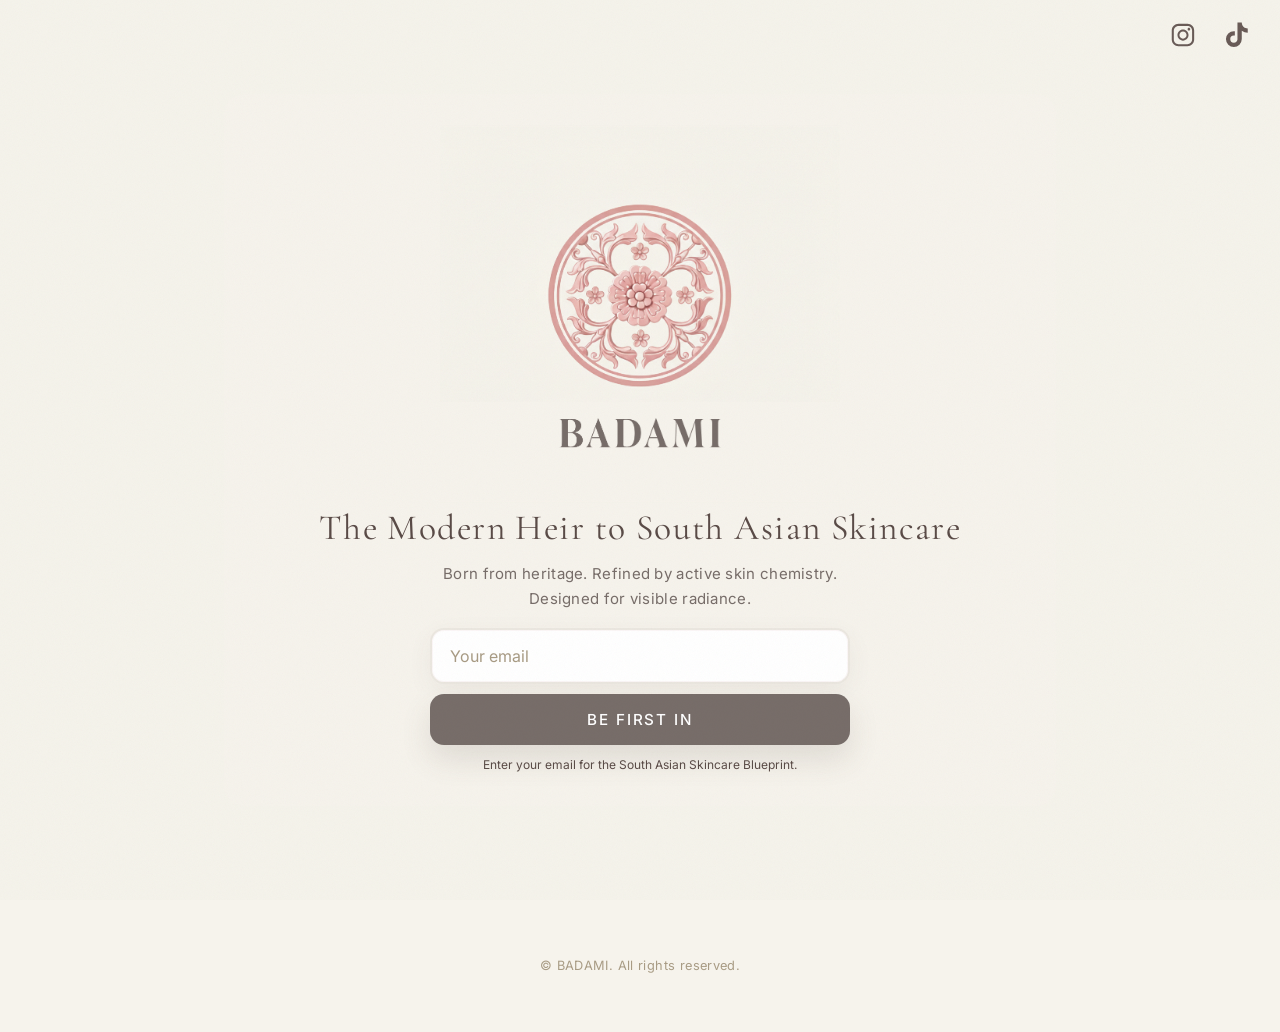
<file: index.html>
<!DOCTYPE html>
<html lang="en">
<head>
  <meta charset="UTF-8">
  <meta name="viewport" content="width=device-width, initial-scale=1.0">
  <title>Badami — Coming Soon</title>
  <link rel="preconnect" href="https://fonts.googleapis.com">
  <link rel="preconnect" href="https://fonts.gstatic.com" crossorigin>
  <link href="https://fonts.googleapis.com/css2?family=Cormorant+Garamond:ital,wght@0,400;0,500;0,600&family=Inter:wght@400;500&display=swap" rel="stylesheet">
  <link href="//fastly-cloud.typenetwork.com/projects/9176/fontface.css?6a2603cf" rel="stylesheet" type="text/css">
  <link rel="stylesheet" href="style.css">
</head>
<body>
  <nav class="menu-bar" aria-label="Social links">
    <ul class="menu-bar__list">
      <li>
        <a class="menu-bar__link" href="https://www.instagram.com/badami.skin" target="_blank" rel="noopener noreferrer" aria-label="Instagram">
          <svg class="menu-bar__icon" width="30" height="30" viewBox="0 0 32 32" fill="currentColor" aria-hidden="true" focusable="false">
            <path d="M22.3,8.4c-0.8,0-1.4,0.6-1.4,1.4c0,0.8,0.6,1.4,1.4,1.4c0.8,0,1.4-0.6,1.4-1.4C23.7,9,23.1,8.4,22.3,8.4z"/>
            <path d="M16,10.2c-3.3,0-5.9,2.7-5.9,5.9s2.7,5.9,5.9,5.9s5.9-2.7,5.9-5.9S19.3,10.2,16,10.2z M16,19.9c-2.1,0-3.8-1.7-3.8-3.8c0-2.1,1.7-3.8,3.8-3.8c2.1,0,3.8,1.7,3.8,3.8C19.8,18.2,18.1,19.9,16,19.9z"/>
            <path d="M20.8,4h-9.5C7.2,4,4,7.2,4,11.2v9.5c0,4,3.2,7.2,7.2,7.2h9.5c4,0,7.2-3.2,7.2-7.2v-9.5C28,7.2,24.8,4,20.8,4z M25.7,20.8c0,2.7-2.2,5-5,5h-9.5c-2.7,0-5-2.2-5-5v-9.5c0-2.7,2.2-5,5-5h9.5c2.7,0,5,2.2,5,5V20.8z"/>
          </svg>
        </a>
      </li>
      <li>
        <a class="menu-bar__link" href="https://www.tiktok.com/@badami.skin" target="_blank" rel="noopener noreferrer" aria-label="TikTok">
          <svg class="menu-bar__icon" width="30" height="30" viewBox="0 0 24 24" aria-hidden="true" focusable="false">
            <path fill="currentColor" d="M19.59 6.69a4.83 4.83 0 0 1-3.77-4.25V2h-3.45v13.67a2.89 2.89 0 0 1-2.88 2.5 2.89 2.89 0 0 1-2.89-2.89 2.89 2.89 0 0 1 2.89-2.89c.28 0 .54.04.79.1v-3.5a6.37 6.37 0 0 0-.79-.05 6.34 6.34 0 0 0-6.34 6.34 6.34 6.34 0 0 0 6.34 6.34 6.34 6.34 0 0 0 6.33-6.34V8.69a8.18 8.18 0 0 0 4.77 1.52V6.76a4.85 4.85 0 0 1-1-.1z"/>
          </svg>
        </a>
      </li>
    </ul>
  </nav>

  <!-- Hero Section -->
  <header class="hero">
    <div class="hero-bg" aria-hidden="true">
      <video
        class="hero-bg__video"
        src="assets/background-video.mp4"
        autoplay
        muted
        loop
        playsinline
        preload="metadata"
      ></video>
      <div class="hero-bg__overlay"></div>
    </div>
    <div class="hero-content">
      <img src="assets/logo.png" alt="Badami" class="logo">
      <h1 class="headline">The Modern Heir to South Asian Skincare</h1>
      <p class="subheadline">Born from heritage. Refined by active skin chemistry. Designed for visible radiance.</p>
      <form
        class="email-form"
        action="https://badamiskin.us20.list-manage.com/subscribe/post"
        method="post"
        target="_self"
        aria-label="Email signup"
      >
        <input type="hidden" name="u" value="b8392bd964521f44e2727e911">
        <input type="hidden" name="id" value="1f4ef8c829">
        <input type="hidden" name="f_id" value="00927feaf0">
        <input
          type="email"
          name="EMAIL"
          placeholder="Your email"
          autocomplete="email"
          required
          aria-label="Email address"
        >
        <div class="email-form-honeypot" aria-hidden="true">
          <input type="text" name="b_b8392bd964521f44e2727e911_1f4ef8c829" tabindex="-1" value="">
        </div>
        <button type="submit" name="subscribe" value="Subscribe">Be First In</button>
        <p class="form-status" id="hero-form-status" role="status" aria-live="polite"></p>
      </form>
      <p class="cta-note">Enter your email for the South Asian Skincare Blueprint.</p>
    </div>
  </header>

  <footer class="footer">
    <p class="copyright">© BADAMI. All rights reserved.</p>
  </footer>
  <script src="mailchimp-form.js" defer></script>
</body>
</html>
</file>
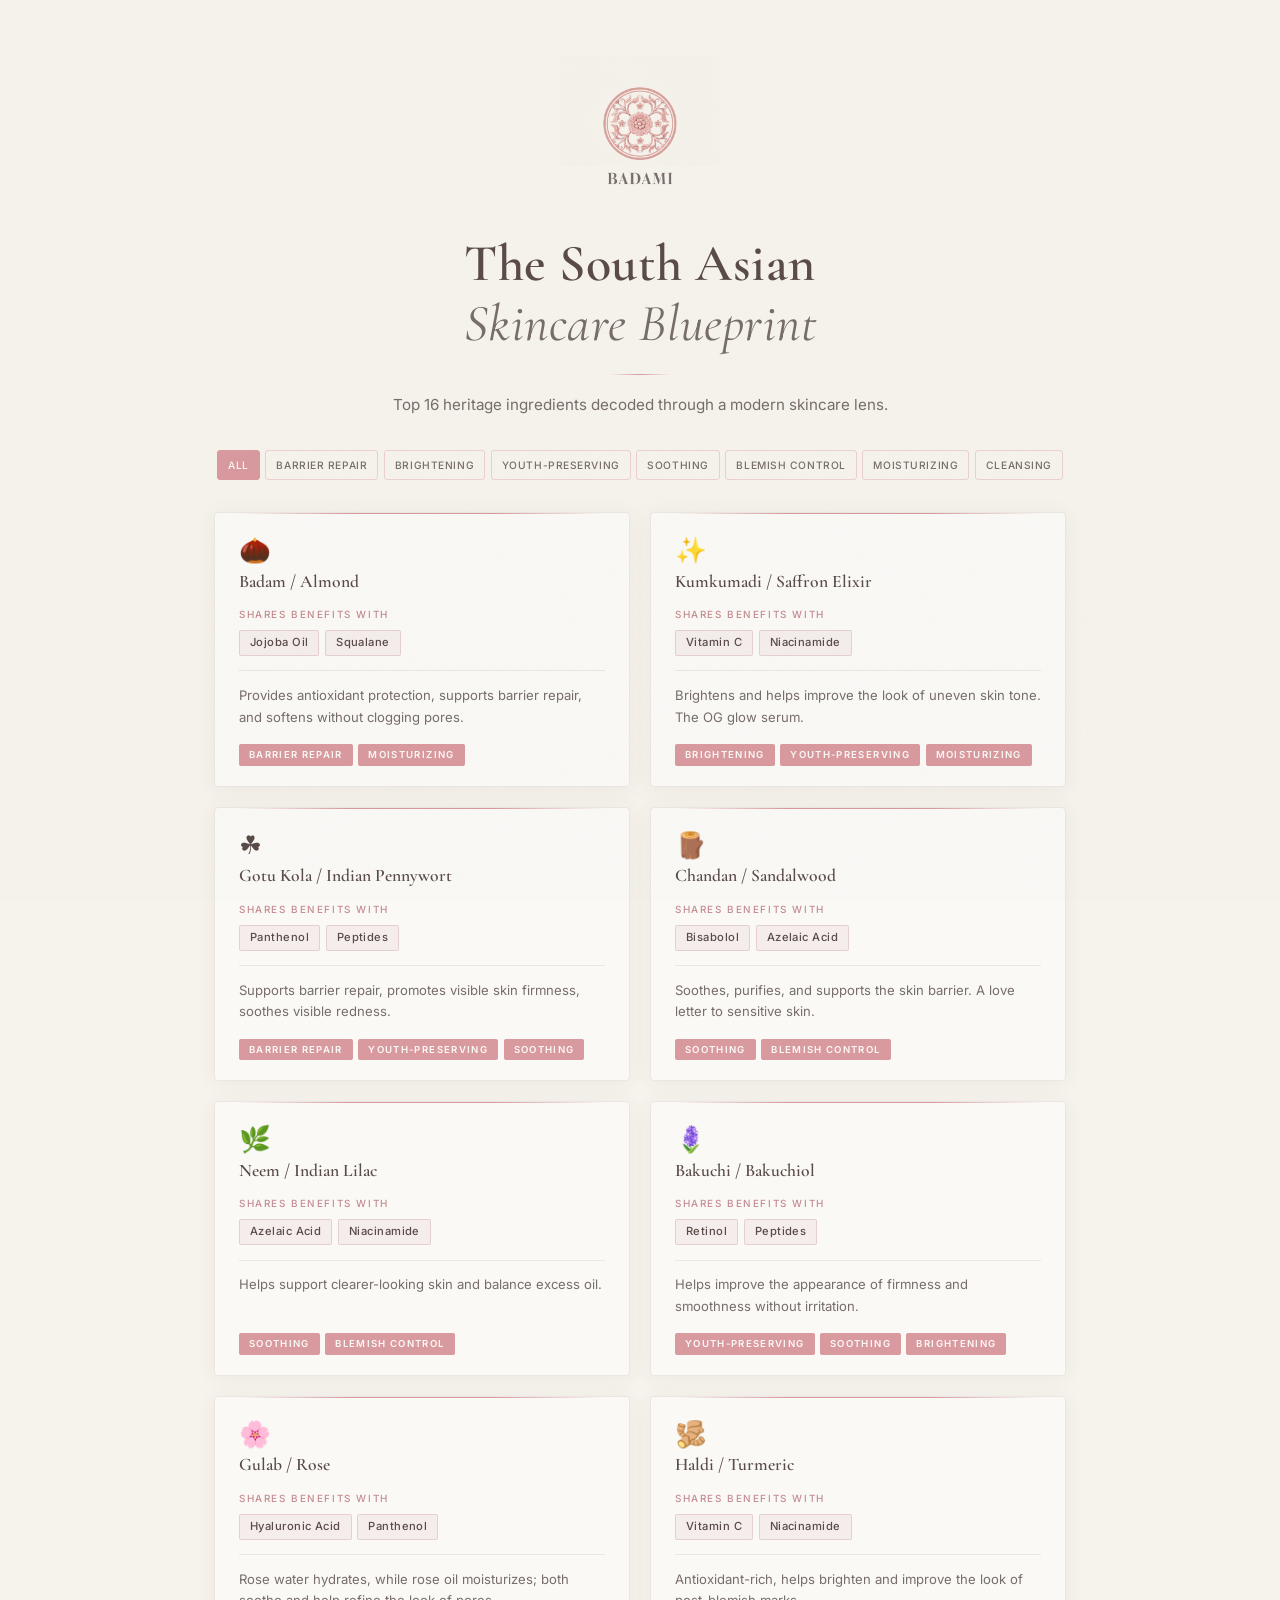
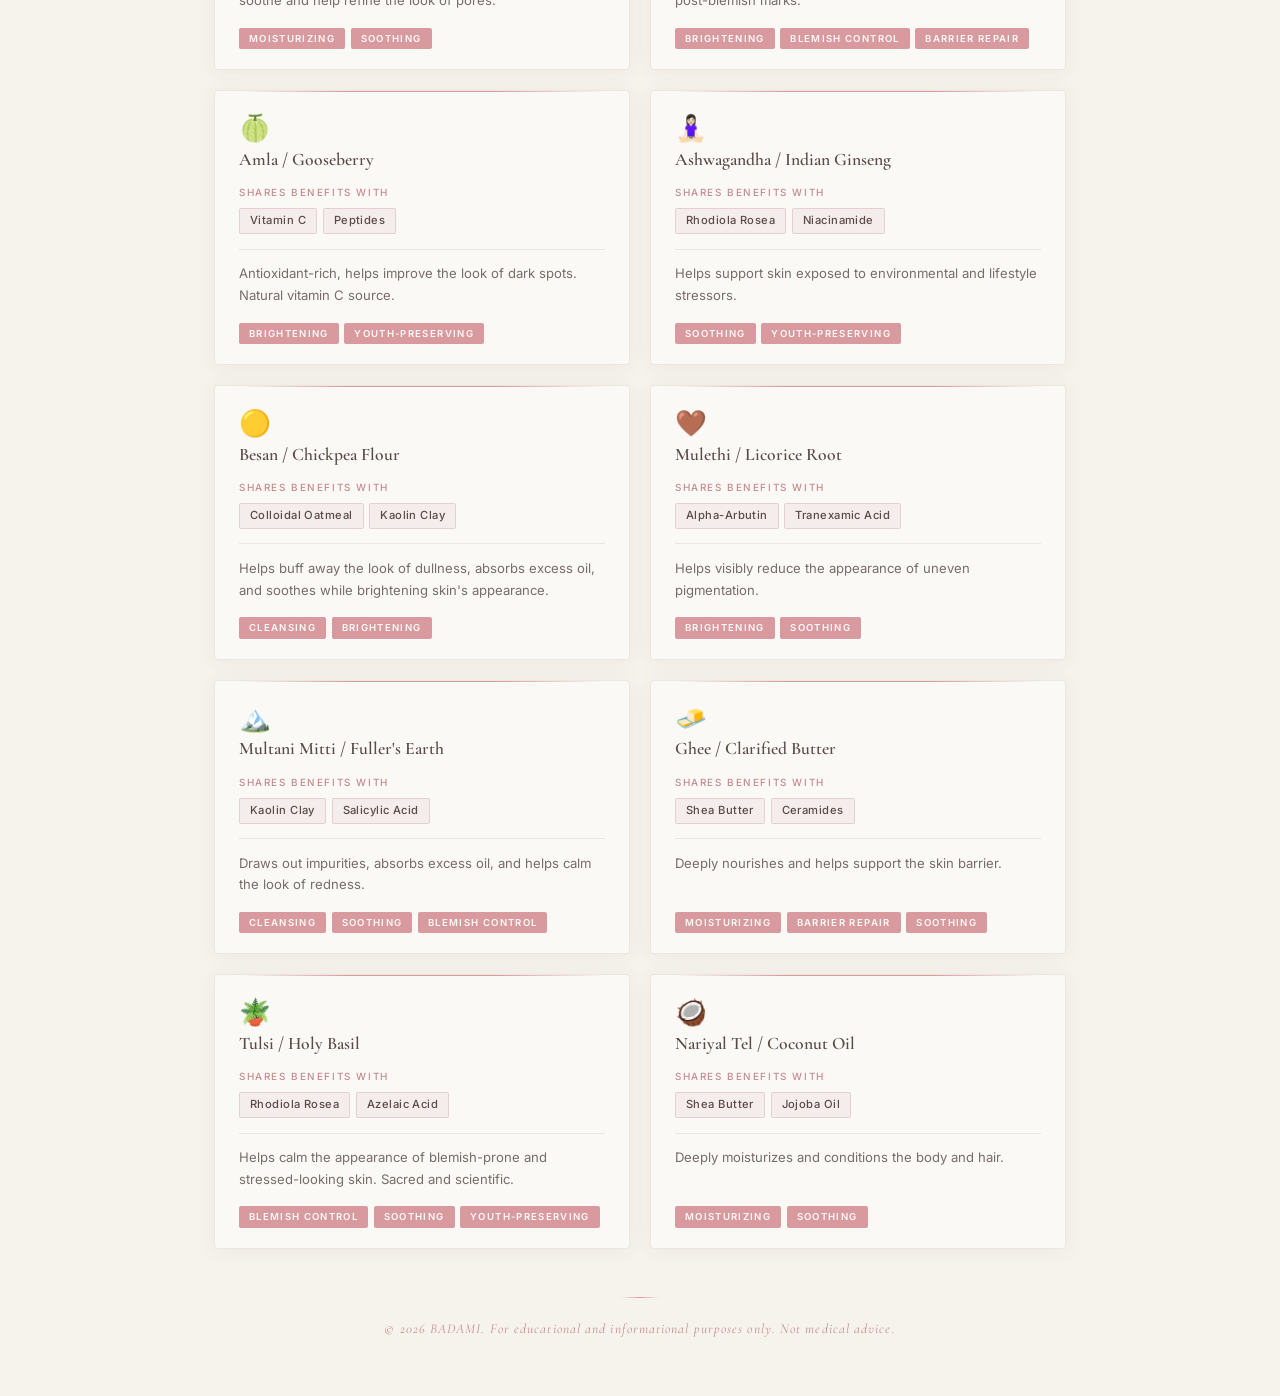
<file: blueprint-access.html>
<!DOCTYPE html>
<html lang="en">
<head>
  <meta charset="UTF-8">
  <meta name="viewport" content="width=device-width, initial-scale=1.0">
  <meta name="robots" content="noindex, nofollow">
  <title>The South Asian Skincare Blueprint — Badami</title>
  <link rel="preconnect" href="https://fonts.googleapis.com">
  <link rel="preconnect" href="https://fonts.gstatic.com" crossorigin>
  <link href="https://fonts.googleapis.com/css2?family=Cormorant+Garamond:ital,wght@0,400;0,600;1,400;1,600&family=Inter:wght@400;500&display=swap" rel="stylesheet">
  <link href="//fastly-cloud.typenetwork.com/projects/9176/fontface.css?6a2603cf" rel="stylesheet" type="text/css">
  <link rel="stylesheet" href="blueprint-access.css">
</head>
<body class="bp-page">

  <div class="bp-container">

    <header class="bp-header">
      <img src="assets/logo.png" alt="Badami" class="bp-logo">
      <h1 class="bp-title">
        The South Asian<br>
        <em class="bp-title-em">Skincare Blueprint</em>
      </h1>
      <div class="bp-header-divider" aria-hidden="true"></div>
      <p class="bp-subtitle">Top 16 heritage ingredients decoded through a modern skincare lens.</p>
    </header>

    <nav class="bp-filters" aria-label="Filter ingredients by category">
      <div class="bp-filters-scroll" role="group" aria-label="Category filters">
        <!-- Populated by blueprint-access.js -->
      </div>
    </nav>

    <div class="bp-grid" id="bp-grid" role="list" aria-label="Ingredient cards">
      <!-- Populated by blueprint-access.js -->
    </div>

  </div>

  <footer class="bp-footer">
    <div class="bp-footer-divider" aria-hidden="true"></div>
    <p class="bp-footer-copy">© 2026 BADAMI. For educational and informational purposes only. Not medical advice.</p>
  </footer>

  <script src="blueprint-access.js" defer></script>
</body>
</html>
</file>
<file: style.css>
/* ============================================
   Badami — Coming Soon Landing Page (V3)
   Color palette: cream, soft beige, muted brown, rose accents
   ============================================ */

:root {
  --cream: #FAF9F6;
  --cream-warm: #f6f3ec;
  --beige: #EBE7E0;
  --brown: #776D69;
  --dark-truffle: #5A4B47;
  --rose: #D99A9F;
  --rose-muted: #C48C90;
  --font-display: "IvyPresto Disp Semi Bd", "Cormorant Garamond", Georgia, serif;
  --font-body: "Inter", system-ui, -apple-system, sans-serif;
}

*,
*::before,
*::after {
  box-sizing: border-box;
  margin: 0;
  padding: 0;
}

html {
  font-size: 100%;
  scroll-behavior: smooth;
}

body {
  position: relative;
  font-family: var(--font-body);
  font-weight: 400;
  color: var(--dark-truffle);
  background-color: var(--cream-warm);
  line-height: 1.6;
  -webkit-font-smoothing: antialiased;
  -moz-osx-font-smoothing: grayscale;
}

body::after {
  content: "";
  position: fixed;
  inset: 0;
  z-index: 1000;
  pointer-events: none;
  opacity: 0.045;
  mix-blend-mode: multiply;
  background-image: url("data:image/svg+xml,%3Csvg viewBox='0 0 256 256' xmlns='http://www.w3.org/2000/svg'%3E%3Cfilter id='n'%3E%3CfeTurbulence type='fractalNoise' baseFrequency='0.8' numOctaves='4' stitchTiles='stitch'/%3E%3C/filter%3E%3Crect width='100%25' height='100%25' filter='url(%23n)'/%3E%3C/svg%3E");
  background-repeat: repeat;
  background-size: 180px 180px;
}

h1, h2, h3, h4, h5, h6 {
  font-family: var(--font-display);
  font-weight: 600;
  font-synthesis: none;
}

/* ----- Menu bar ----- */
.menu-bar {
  position: fixed;
  top: 0;
  left: 0;
  right: 0;
  z-index: 100;
  display: flex;
  justify-content: flex-end;
  padding: 1.25rem 1.75rem;
  pointer-events: none;
}

.menu-bar__list {
  list-style: none;
  display: flex;
  align-items: center;
  gap: 1.5rem;
  pointer-events: auto;
}

.menu-bar__link {
  position: relative;
  display: inline-flex;
  align-items: center;
  justify-content: center;
  padding-bottom: 0.35rem;
  text-decoration: none;
  color: var(--dark-truffle);
  opacity: 0.9;
  transition: opacity 0.25s ease, color 0.25s ease;
}

.menu-bar__link::after {
  content: "";
  position: absolute;
  left: 0;
  right: 0;
  bottom: 0;
  height: 1px;
  background-color: rgba(90, 75, 71, 0.4);
  transform: scaleX(0);
  transform-origin: center;
  transition: none;
}

.menu-bar__link:hover {
  color: var(--dark-truffle);
  opacity: 1;
}

.menu-bar__link:hover::after,
.menu-bar__link:focus-visible::after {
  transform: scaleX(1);
}

.menu-bar__icon {
  display: block;
  width: 30px;
  height: 30px;
}

.menu-bar__link:focus-visible {
  outline: 2px solid var(--rose-muted);
  outline-offset: 3px;
  border-radius: 2px;
  opacity: 1;
}

/* ----- Hero ----- */
.hero {
  position: relative;
  min-height: 100vh;
  display: flex;
  align-items: center;
  justify-content: center;
  padding: clamp(1.25rem, 4vw, 2.5rem);
  overflow: hidden;
}

/* Full-bleed video backdrop — visible around central content only */
.hero-bg {
  position: absolute;
  inset: 0;
  z-index: 0;
  pointer-events: none;
  background: var(--cream-warm);
}

.hero-bg__video {
  display: block;
  width: 100%;
  height: 100%;
  object-fit: cover;
  pointer-events: none;
}

.hero-bg__overlay {
  position: absolute;
  inset: 0;
  background: #F6F3EC;
  opacity: 0.5;
  pointer-events: none;
}

/* Calm center surface — opaque cream; no motion behind content */
.hero-content {
  position: relative;
  z-index: 1;
  display: flex;
  flex-direction: column;
  align-items: center;
  justify-content: center;
  width: 100%;
  max-width: min(36rem, calc(100% - 2rem));
  padding: clamp(1.4rem, 3.5vh, 2.4rem) clamp(2rem, 5vw, 3.25rem);
  text-align: center;
  background: var(--cream-warm);
  border-radius: 20px;
}

@media (min-width: 769px) {
  .hero-content {
    max-width: min(52rem, 72vw);
  }
}

@media (max-width: 768px) {
  .hero {
    padding: 1.05rem 1rem;
  }

  .hero-content {
    max-width: 100%;
    padding: clamp(1.75rem, 4vh, 2.5rem) 1.25rem;
    border-radius: 16px;
  }

  .hero-bg__overlay {
    opacity: 0.58;
  }
}

.logo {
  width: clamp(200px, 56vw, 400px);
  height: auto;
  margin-bottom: 0.25rem;
  display: block;
  opacity: 0;
  animation: fadeFloatIn 1.15s ease-out 0.1s forwards;
}

@media (max-width: 768px) {
  /* ~12% smaller than base clamp for vertical balance on small screens only */
  .logo {
    width: clamp(176px, 49vw, 352px);
  }
}

.headline {
  font-family: var(--font-display);
  font-size: clamp(1.58rem, 3.55vw, 2.22rem);
  font-weight: 400;
  font-synthesis: none;
  color: var(--dark-truffle);
  letter-spacing: 0.04em;
  margin: 0 auto 0.65rem;
  line-height: 1.24;
  max-width: 100%;
  opacity: 0;
  animation: fadeFloatIn 1.15s ease-out 0.35s forwards;
}

.subheadline {
  font-family: var(--font-body);
  font-size: clamp(0.7875rem, 1.725vw, 0.9375rem);
  font-weight: 400;
  color: var(--brown);
  letter-spacing: 0.02em;
  margin: 0 auto 1rem;
  line-height: 1.7;
  max-width: 46ch;
}

.email-form {
  position: relative;
  display: flex;
  flex-direction: column;
  align-items: stretch;
  gap: 0.65rem;
  justify-content: center;
  width: 100%;
  max-width: 420px;
}

.email-form input {
  min-width: 0;
  width: 100%;
  padding: 1rem 1.1rem;
  font-family: var(--font-body);
  font-size: 1rem;
  font-weight: 400;
  color: var(--dark-truffle);
  background: #fff;
  border: 2px solid var(--beige);
  outline: none;
  border-radius: 14px;
  box-shadow:
    inset 0 0 0 1px rgba(196, 140, 144, 0.08),
    0 8px 26px rgba(90, 75, 71, 0.06);
  transition: border-color 0.2s ease, box-shadow 0.2s ease, transform 0.2s ease;
  animation: inputGlowBreath 4s ease-in-out infinite;
}

.email-form input::placeholder {
  color: #A89B84;
}

.email-form input:focus {
  border-color: rgba(196, 140, 144, 0.75);
  box-shadow:
    inset 0 0 0 1px rgba(196, 140, 144, 0.16),
    0 16px 38px rgba(90, 75, 71, 0.09);
  animation-play-state: paused;
}

.email-form button {
  width: 100%;
  padding: 1rem 1.35rem;
  font-family: var(--font-body);
  font-size: 0.95rem;
  font-weight: 500;
  letter-spacing: 0.12em;
  text-transform: uppercase;
  color: #fff;
  background: var(--brown);
  border: none;
  cursor: pointer;
  border-radius: 14px;
  min-height: 44px;
  transition: background-color 0.2s ease, transform 0.2s ease, filter 0.2s ease, box-shadow 0.2s ease;
  box-shadow: 0 14px 30px rgba(90, 75, 71, 0.14);
}

.email-form button:hover {
  background: var(--dark-truffle);
  transform: translateY(-1px);
  filter: brightness(1.04);
}

.email-form button:focus {
  outline: none;
  box-shadow:
    0 14px 30px rgba(90, 75, 71, 0.14),
    0 0 0 4px rgba(196, 140, 144, 0.25);
}

.email-form button:disabled {
  cursor: wait;
  opacity: 0.82;
  transform: none;
  filter: none;
}

.email-form-honeypot {
  position: absolute;
  left: -5000px;
  width: 1px;
  height: 1px;
  overflow: hidden;
}

.form-status {
  margin: 0;
  padding: 0;
  min-height: 0;
  font-family: var(--font-body);
  font-size: 0.875rem;
  font-weight: 400;
  line-height: 1.45;
  color: var(--brown);
}

.form-status:empty {
  display: none;
}

.form-status--success {
  color: var(--rose-muted);
  font-size: clamp(0.7875rem, 1.725vw, 0.9375rem);
}

.form-status--error {
  color: var(--rose-muted);
}

.form-success-state {
  text-align: center;
  padding: 1.25rem;
  animation: fadeSlideUp 0.6s ease-out;
}

.form-success-state h3 {
  font-family: var(--font-display);
  font-size: 1.15rem;
  font-weight: 600;
  margin-bottom: 0.5rem;
  color: var(--dark-truffle);
}

.form-success-state p {
  font-family: var(--font-body);
  color: var(--brown);
  font-size: 0.875rem;
}

@keyframes fadeSlideUp {
  from {
    opacity: 0;
    transform: translateY(8px);
  }
  to {
    opacity: 1;
    transform: translateY(0);
  }
}

.cta-note {
  margin-top: 0.6rem;
  font-family: var(--font-body);
  font-size: 0.75rem;
  font-weight: 400;
  color: var(--dark-truffle);
}

@media (min-width: 1024px) {
  .headline {
    white-space: nowrap;
    max-width: none;
  }
}

@keyframes fadeFloatIn {
  from {
    opacity: 0;
    transform: translateY(14px);
  }
  to {
    opacity: 1;
    transform: translateY(0);
  }
}

@keyframes inputGlowBreath {
  0%,
  100% {
    box-shadow:
      inset 0 0 0 1px rgba(196, 140, 144, 0.08),
      0 8px 26px rgba(90, 75, 71, 0.06),
      0 0 0 0 rgba(217, 154, 159, 0.2);
    border-color: var(--beige);
  }
  50% {
    box-shadow:
      inset 0 0 0 1px rgba(196, 140, 144, 0.12),
      0 10px 34px rgba(90, 75, 71, 0.08),
      0 0 28px 6px rgba(217, 154, 159, 0.35);
    border-color: rgba(196, 140, 144, 0.55);
  }
}

@media (prefers-reduced-motion: reduce) {
  html {
    scroll-behavior: auto;
  }

  .logo,
  .headline {
    animation: none;
    opacity: 1;
    transform: none;
  }

  .email-form input {
    animation: none;
  }

  .menu-bar__link {
    transition: color 0.2s ease, opacity 0.2s ease;
  }

  .email-form button:hover {
    transform: none;
  }

  .hero-bg__video {
    display: none;
  }

  .form-success-state {
    animation: none;
  }
}

/* ----- Visual Section ----- */
.visual {
  width: 100%;
}

.visual-placeholder {
  width: 100%;
  min-height: 60vh;
  background: linear-gradient(
    135deg,
    var(--cream-warm) 0%,
    var(--beige) 50%,
    var(--cream-warm) 100%
  );
}

/* Replace .visual-placeholder with an img or background-image when ready:
   e.g. background: url('assets/hero-image.jpg') center/cover no-repeat; */

/* ----- Brand Values ----- */
.values {
  padding: 5.25rem 1.5rem;
  max-width: 560px;
  margin: 0 auto;
}

.values-list {
  list-style: none;
  font-family: var(--font-display);
  font-size: clamp(1.1rem, 2.5vw, 1.35rem);
  font-weight: 600;
  color: var(--dark-truffle);
  line-height: 2;
}

.values-list li {
  position: relative;
  padding-left: 1.5rem;
}

.values-list li::before {
  content: '';
  position: absolute;
  left: 0;
  top: 0.65em;
  width: 6px;
  height: 6px;
  background: var(--rose-muted);
  border-radius: 50%;
}

/* ----- Brand Note ----- */
.brand-note {
  padding: 0 1.5rem 4.75rem;
  max-width: 560px;
  margin: 0 auto;
}

.brand-note p {
  font-size: clamp(0.95rem, 2vw, 1rem);
  color: var(--brown);
  line-height: 1.8;
  text-align: center;
}

/* ----- Footer ----- */
.footer {
  padding: 3.5rem 1.5rem;
  background: var(--cream-warm);
  text-align: center;
}

.footer-tagline {
  font-family: var(--font-display);
  font-size: clamp(1rem, 2vw, 1.1rem);
  font-weight: 600;
  color: var(--brown);
  margin-bottom: 1.25rem;
}

.footer-form {
  margin: 0 auto 1.5rem;
}

.copyright {
  font-size: 0.8rem;
  color: #A89B84;
  letter-spacing: 0.03em;
}
</file>
<file: blueprint-access.css>
/* ============================================
   Badami — Skincare Blueprint Page
   All selectors scoped to .bp-* to prevent any
   accidental bleed into the homepage stylesheet.
   ============================================ */

/* --- Brand tokens (local to this page) --- */
.bp-page {
  --bp-cream: #FAF9F6;
  --bp-cream-warm: #f6f3ec;
  --bp-beige: #EBE7E0;
  --bp-brown: #776D69;
  --bp-truffle: #5A4B47;
  --bp-rose: #D99A9F;
  --bp-rose-muted: #C48C90;
  --bp-font-display: "IvyPresto Disp Semi Bd", "Cormorant Garamond", Georgia, serif;
  --bp-font-body: "Inter", system-ui, -apple-system, sans-serif;

  min-height: 100vh;
  margin: 0;
  padding: 0;
  background-color: var(--bp-cream-warm);
  font-family: var(--bp-font-body);
  color: var(--bp-truffle);
  line-height: 1.6;
  -webkit-font-smoothing: antialiased;
  -moz-osx-font-smoothing: grayscale;
}

/* Grain texture overlay — matches landing page aesthetic */
.bp-page::after {
  content: "";
  position: fixed;
  inset: 0;
  z-index: 1000;
  pointer-events: none;
  opacity: 0.04;
  mix-blend-mode: multiply;
  background-image: url("data:image/svg+xml,%3Csvg viewBox='0 0 256 256' xmlns='http://www.w3.org/2000/svg'%3E%3Cfilter id='n'%3E%3CfeTurbulence type='fractalNoise' baseFrequency='0.8' numOctaves='4' stitchTiles='stitch'/%3E%3C/filter%3E%3Crect width='100%25' height='100%25' filter='url(%23n)'/%3E%3C/svg%3E");
  background-repeat: repeat;
  background-size: 180px 180px;
}

.bp-page *,
.bp-page *::before,
.bp-page *::after {
  box-sizing: border-box;
  margin: 0;
  padding: 0;
}

/* --- Container --- */
.bp-container {
  width: 100%;
  max-width: 900px;
  margin: 0 auto;
  padding: 0 1.5rem;
}

/* --- Header --- */
.bp-header {
  padding: 3.5rem 0 2rem;
  text-align: center;
}

.bp-logo {
  height: 150px;
  width: auto;
  display: block;
  margin: 0 auto 1.75rem;
}

.bp-title {
  font-family: var(--bp-font-display);
  font-size: clamp(2rem, 5vw, 3.25rem);
  font-weight: 600;
  color: var(--bp-truffle);
  line-height: 1.15;
  letter-spacing: 0.01em;
  font-synthesis: none;
}

.bp-title-em {
  font-weight: 400;
  font-style: italic;
  color: var(--bp-brown);
}

.bp-header-divider {
  width: 60px;
  height: 1px;
  background: linear-gradient(90deg, transparent, var(--bp-rose), transparent);
  margin: 1.25rem auto 1.1rem;
}

.bp-subtitle {
  font-family: var(--bp-font-body);
  font-size: 0.95rem;
  color: var(--bp-brown);
  line-height: 1.7;
  max-width: 540px;
  margin: 0 auto;
}

@media (max-width: 768px) {
  .bp-header {
    padding-top: 2.8rem;
  }
}

/* --- Filters --- */
.bp-filters {
  padding: 0 0 2rem;
}

.bp-filters-scroll {
  display: flex;
  flex-wrap: wrap;
  gap: 0.35rem;
  justify-content: center;
}

/* Nowrap + horizontal scroll for mobile and narrow viewports */
@media (max-width: 840px) {
  .bp-filters-scroll {
    flex-wrap: nowrap;
    overflow-x: auto;
    justify-content: flex-start;
    -webkit-overflow-scrolling: touch;
    scrollbar-width: none;
    padding-bottom: 0.5rem;
  }

  .bp-filters-scroll::-webkit-scrollbar {
    display: none;
  }
}

/* Extra compact sizing on true mobile */
@media (max-width: 768px) {
  .bp-filters-scroll {
    gap: 0.3rem;
  }

  .bp-filter-btn {
    font-size: 0.57rem;
    padding: 4px 8px;
    letter-spacing: 0.05em;
  }
}

.bp-filter-btn {
  flex-shrink: 0;
  font-family: var(--bp-font-body);
  font-size: 0.64rem;
  font-weight: 500;
  letter-spacing: 0.055em;
  text-transform: uppercase;
  padding: 5px 10px;
  border-radius: 3px;
  border: 1px solid rgba(217, 154, 159, 0.38);
  background: transparent;
  color: var(--bp-brown);
  cursor: pointer;
  white-space: nowrap;
  min-height: 30px;
  transition: background 0.16s ease, color 0.16s ease, border-color 0.16s ease;
}

.bp-filter-btn:hover {
  border-color: var(--bp-rose);
  color: var(--bp-truffle);
}

.bp-filter-btn--active {
  background: var(--bp-rose);
  border-color: var(--bp-rose);
  color: #FAF9F6;
}

.bp-filter-btn--active:hover {
  background: var(--bp-rose-muted);
  border-color: var(--bp-rose-muted);
  color: #FAF9F6;
}

.bp-filter-btn:focus-visible {
  outline: 2px solid var(--bp-rose-muted);
  outline-offset: 2px;
}

/* --- Ingredient grid --- */
.bp-grid {
  display: grid;
  grid-template-columns: repeat(2, 1fr);
  gap: 1.25rem;
  padding-bottom: 3rem;
}

@media (max-width: 580px) {
  .bp-grid {
    grid-template-columns: 1fr;
  }
}

/* --- Card --- */
.bp-card {
  position: relative;
  background: var(--bp-cream);
  border: 1px solid var(--bp-beige);
  border-radius: 4px;
  padding: 1.5rem 1.5rem 1.25rem;
  display: flex;
  flex-direction: column;
  overflow: hidden;
  box-shadow: 0 2px 20px rgba(90, 75, 71, 0.06);
  transition: box-shadow 0.2s ease, transform 0.2s ease;
}

.bp-card:hover {
  box-shadow: 0 6px 32px rgba(90, 75, 71, 0.13);
  transform: translateY(-2px);
}

.bp-card--hidden {
  display: none;
}

/* Rose gradient accent at top of each card */
.bp-card-accent {
  position: absolute;
  top: 0;
  left: 1.5rem;
  right: 1.5rem;
  height: 1px;
  background: linear-gradient(90deg, transparent, var(--bp-rose) 30%, var(--bp-rose) 70%, transparent);
}

.bp-card-emoji {
  font-size: 1.6rem;
  line-height: 1;
  display: block;
  margin-bottom: 0.5rem;
}

.bp-card-name {
  font-family: var(--bp-font-display);
  font-size: 1.1rem;
  font-weight: 600;
  color: var(--bp-truffle);
  line-height: 1.25;
  margin-bottom: 0.9rem;
  font-synthesis: none;
}

.bp-card-shares-label {
  font-family: var(--bp-font-body);
  font-size: 0.62rem;
  font-weight: 500;
  letter-spacing: 0.16em;
  text-transform: uppercase;
  color: var(--bp-rose-muted);
  margin-bottom: 0.45rem;
}

.bp-card-science {
  display: flex;
  flex-wrap: wrap;
  gap: 0.35rem;
  margin-bottom: 0.9rem;
}

.bp-science-tag {
  font-family: var(--bp-font-body);
  font-size: 0.7rem;
  font-weight: 500;
  letter-spacing: 0.04em;
  padding: 3px 10px;
  border-radius: 2px;
  background: rgba(196, 140, 144, 0.1);
  border: 1px solid rgba(196, 140, 144, 0.3);
  color: var(--bp-truffle);
}

.bp-card-rule {
  width: 100%;
  height: 1px;
  background: var(--bp-beige);
  border: none;
  margin-bottom: 0.85rem;
}

.bp-card-description {
  font-family: var(--bp-font-body);
  font-size: 0.82rem;
  color: var(--bp-brown);
  line-height: 1.65;
  flex: 1;
  margin-bottom: 1rem;
}

.bp-card-categories {
  display: flex;
  flex-wrap: wrap;
  gap: 0.35rem;
}

.bp-category-tag {
  display: inline-block;
  font-family: var(--bp-font-body);
  font-size: 0.6rem;
  font-weight: 600;
  letter-spacing: 0.14em;
  text-transform: uppercase;
  padding: 3px 10px;
  border-radius: 2px;
  background: var(--bp-rose);
  color: #FAF9F6;
}

/* --- Footer --- */
.bp-footer {
  text-align: center;
  padding: 0 1.5rem 3.5rem;
  background: var(--bp-cream-warm);
}

.bp-footer-divider {
  width: 40px;
  height: 1px;
  background: linear-gradient(90deg, transparent, var(--bp-rose), transparent);
  margin: 0 auto 1.25rem;
}

.bp-footer-copy {
  font-family: var(--bp-font-display);
  font-size: 0.85rem;
  font-style: italic;
  letter-spacing: 0.08em;
  color: var(--bp-rose-muted);
}

/* --- Reduced motion --- */
@media (prefers-reduced-motion: reduce) {
  .bp-card {
    transition: none;
  }

  .bp-card:hover {
    transform: none;
  }

  .bp-filter-btn {
    transition: none;
  }
}
</file>
